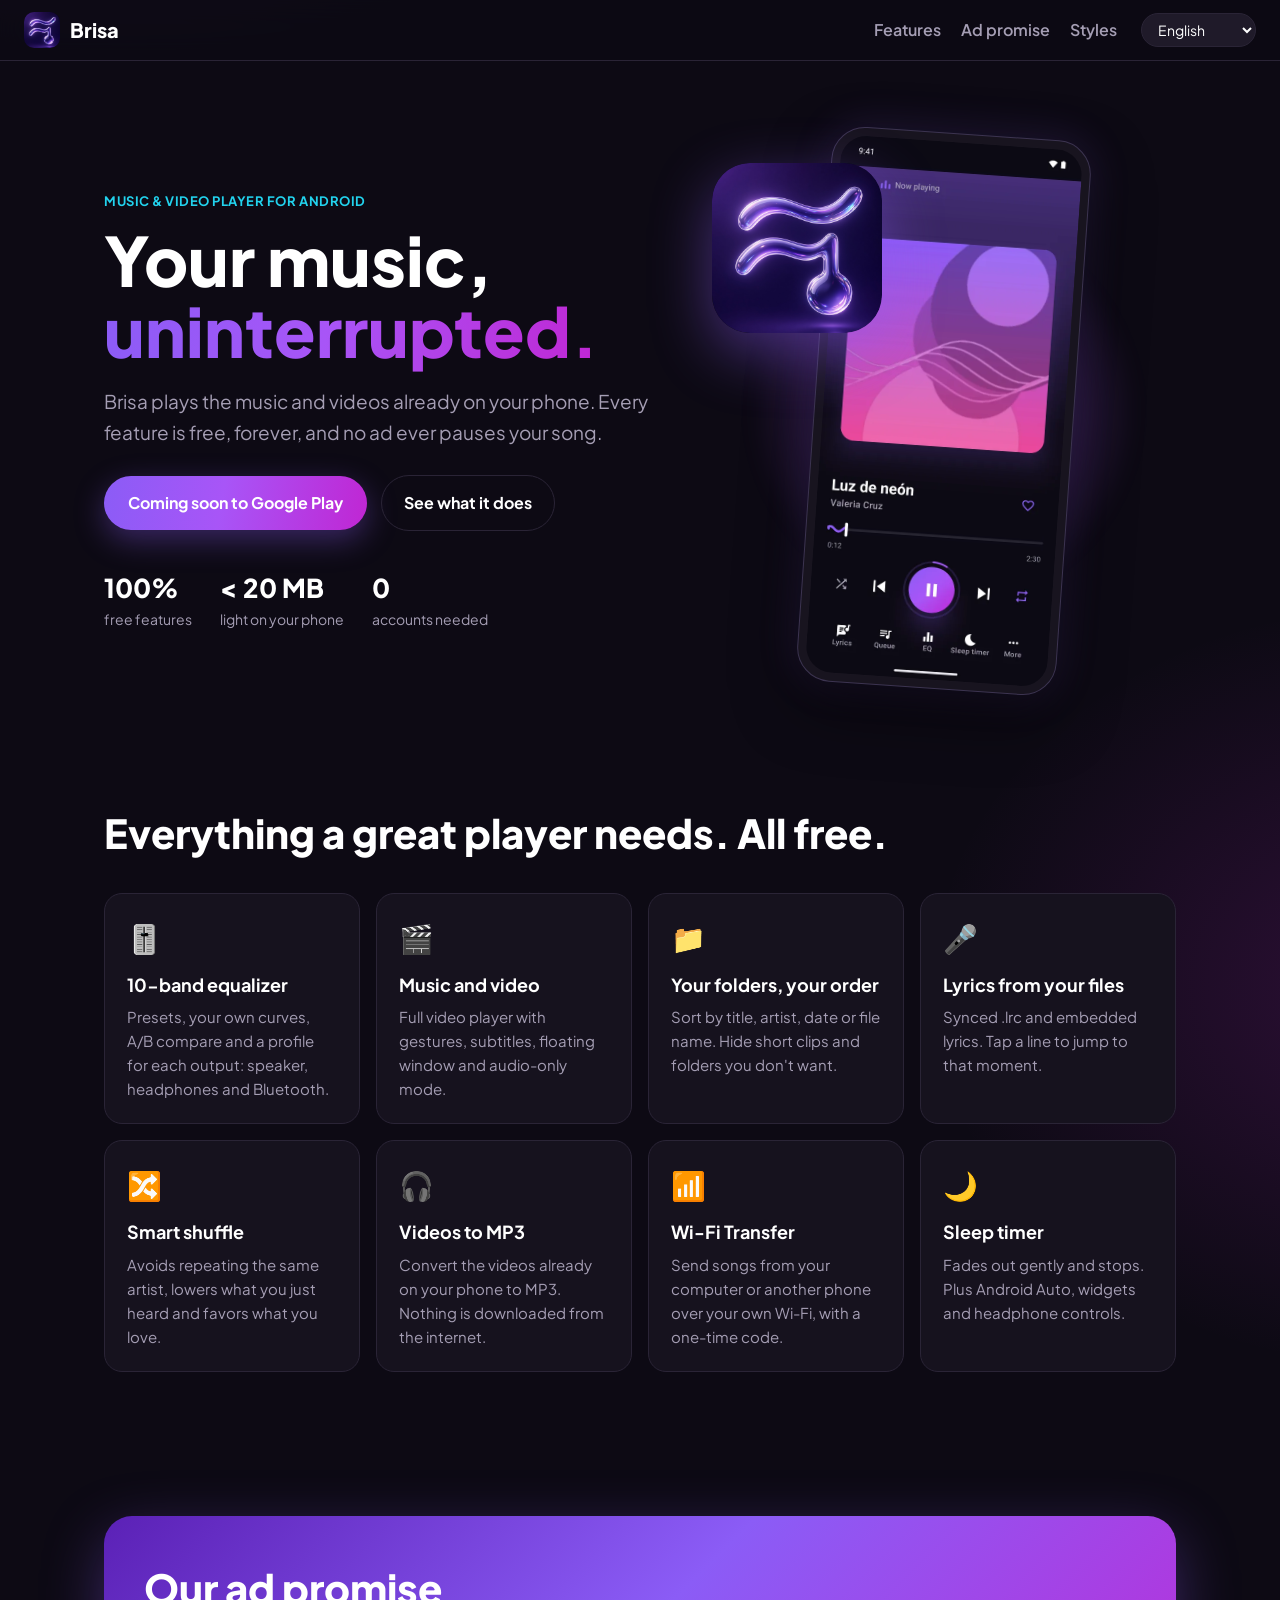
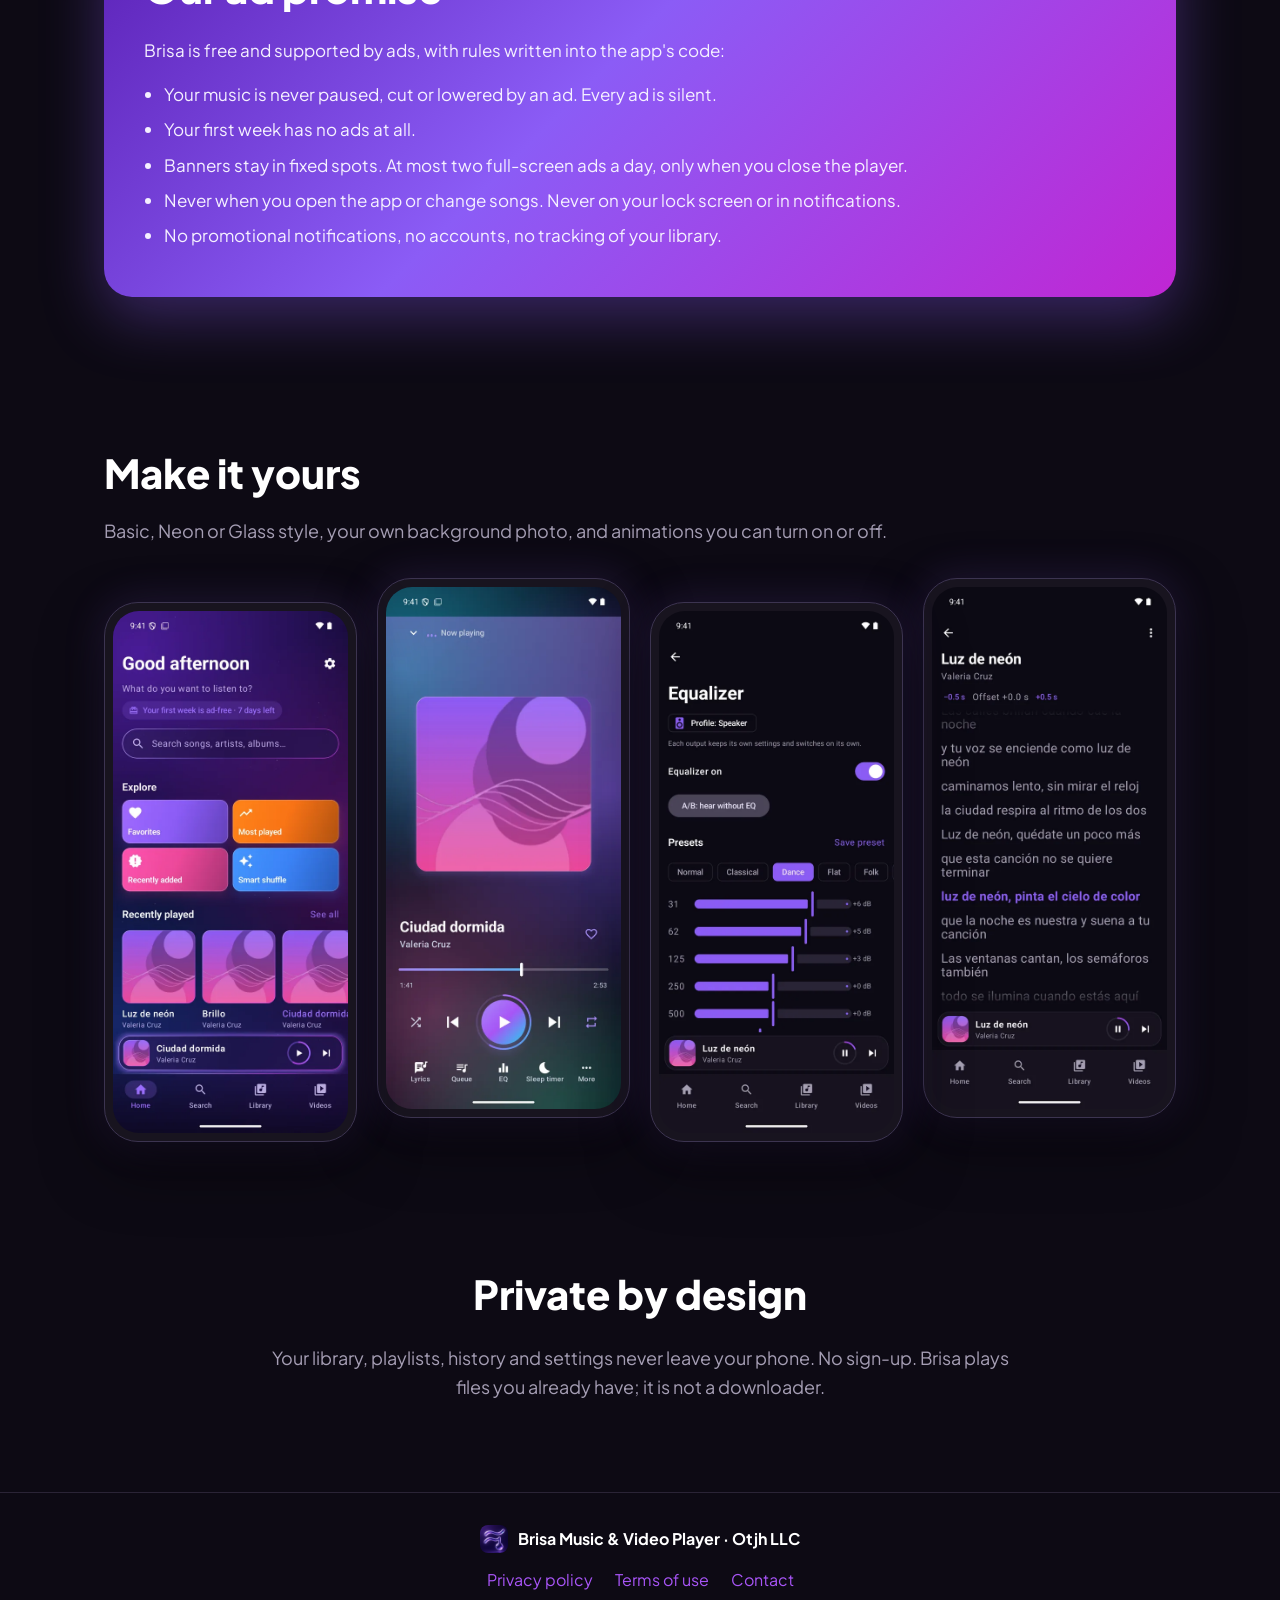
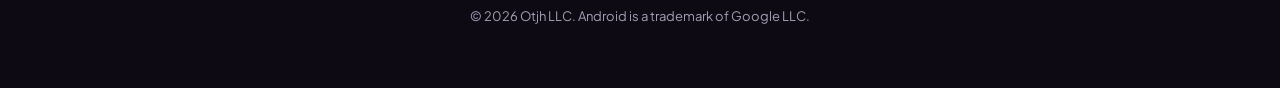
<file: index.html>
<!doctype html>
<html lang="en">
<head>
<meta charset="utf-8">
<meta name="viewport" content="width=device-width, initial-scale=1">
<title>Brisa Music & Video Player</title>
<meta name="description" content="Brisa plays the music and videos already on your phone. Every feature free, forever. Your music is never interrupted by an ad.">
<meta property="og:title" content="Brisa Music & Video Player">
<meta property="og:description" content="Your music, uninterrupted. Every feature free, forever.">
<meta property="og:image" content="https://www.brisaplayer.com/img/logo.png">
<link rel="icon" href="/img/favicon.png">
<link rel="preconnect" href="https://fonts.googleapis.com">
<link rel="preconnect" href="https://fonts.gstatic.com" crossorigin>
<link href="https://fonts.googleapis.com/css2?family=Plus+Jakarta+Sans:wght@400;600;700;800&display=swap" rel="stylesheet">
<link rel="stylesheet" href="/site.css">
</head>
<body>
<header class="top">
  <a class="brand" href="/"><img src="/img/logo.png" alt="" width="36" height="36"><span>Brisa</span></a>
  <nav class="links">
    <a href="#features" data-i="nav_features">Features</a>
    <a href="#promise" data-i="nav_promise">Ad promise</a>
    <a href="#styles" data-i="nav_styles">Styles</a>
  </nav>
  <select id="lang" aria-label="Language">
    <option value="en">English</option><option value="es">Español</option><option value="pt">Português</option>
  </select>
</header>

<main>
<section class="hero">
  <div class="hero-text">
    <p class="eyebrow" data-i="eyebrow">Music & Video Player for Android</p>
    <h1><span data-i="h1a">Your music,</span> <span class="grad" data-i="h1b">uninterrupted.</span></h1>
    <p class="lead" data-i="lead">Brisa plays the music and videos already on your phone. Every feature is free, forever, and no ad ever pauses your song.</p>
    <div class="cta">
      <span class="pill-cta" data-i="soon">Coming soon to Google Play</span>
      <a class="ghost" href="#features" data-i="see">See what it does</a>
    </div>
    <ul class="facts">
      <li><b>100%</b> <span data-i="f1">free features</span></li>
      <li><b>&lt; 20 MB</b> <span data-i="f2">light on your phone</span></li>
      <li><b>0</b> <span data-i="f3">accounts needed</span></li>
    </ul>
  </div>
  <div class="hero-art">
    <div class="glow"></div>
    <img class="logo-big" src="/img/logo.png" alt="Brisa">
    <div class="phone p1"><img data-shot="1np" alt=""></div>
  </div>
</section>

<section id="features" class="block">
  <h2 data-i="feat_t">Everything a great player needs. All free.</h2>
  <div class="grid">
    <article><div class="ic">🎚️</div><h3 data-i="c1t">10-band equalizer</h3><p data-i="c1">Presets, your own curves, A/B compare and a profile for each output: speaker, headphones and Bluetooth.</p></article>
    <article><div class="ic">🎬</div><h3 data-i="c2t">Music and video</h3><p data-i="c2">Full video player with gestures, subtitles, floating window and audio-only mode.</p></article>
    <article><div class="ic">📁</div><h3 data-i="c3t">Your folders, your order</h3><p data-i="c3">Sort by title, artist, date or file name. Hide short clips and folders you don't want.</p></article>
    <article><div class="ic">🎤</div><h3 data-i="c4t">Lyrics from your files</h3><p data-i="c4">Synced .lrc and embedded lyrics. Tap a line to jump to that moment.</p></article>
    <article><div class="ic">🔀</div><h3 data-i="c5t">Smart shuffle</h3><p data-i="c5">Avoids repeating the same artist, lowers what you just heard and favors what you love.</p></article>
    <article><div class="ic">🎧</div><h3 data-i="c6t">Videos to MP3</h3><p data-i="c6">Convert the videos already on your phone to MP3. Nothing is downloaded from the internet.</p></article>
    <article><div class="ic">📶</div><h3 data-i="c7t">Wi-Fi Transfer</h3><p data-i="c7">Send songs from your computer or another phone over your own Wi-Fi, with a one-time code.</p></article>
    <article><div class="ic">🌙</div><h3 data-i="c8t">Sleep timer</h3><p data-i="c8">Fades out gently and stops. Plus Android Auto, widgets and headphone controls.</p></article>
  </div>
</section>

<section id="promise" class="block promise">
  <div class="promise-card">
    <h2 data-i="pr_t">Our ad promise</h2>
    <p data-i="pr">Brisa is free and supported by ads, with rules written into the app's code:</p>
    <ul>
      <li data-i="pr1">Your music is never paused, cut or lowered by an ad. Every ad is silent.</li>
      <li data-i="pr2">Your first week has no ads at all.</li>
      <li data-i="pr3">Banners stay in fixed spots. At most two full-screen ads a day, only when you close the player.</li>
      <li data-i="pr4">Never when you open the app or change songs. Never on your lock screen or in notifications.</li>
      <li data-i="pr5">No promotional notifications, no accounts, no tracking of your library.</li>
    </ul>
  </div>
</section>

<section id="styles" class="block">
  <h2 data-i="st_t">Make it yours</h2>
  <p class="sub" data-i="st">Basic, Neon or Glass style, your own background photo, and animations you can turn on or off.</p>
  <div class="shots">
    <div class="phone"><img data-shot="s_neon_home" alt=""></div>
    <div class="phone"><img data-shot="s_glass_np" alt=""></div>
    <div class="phone"><img data-shot="4eq" alt=""></div>
    <div class="phone"><img data-shot="6lyrics" alt=""></div>
  </div>
</section>

<section class="block privacy-strip">
  <h2 data-i="pv_t">Private by design</h2>
  <p data-i="pv">Your library, playlists, history and settings never leave your phone. No sign-up. Brisa plays files you already have; it is not a downloader.</p>
</section>
</main>

<footer class="foot">
  <div class="foot-brand"><img src="/img/logo.png" alt="" width="28" height="28"> Brisa Music & Video Player · Otjh LLC</div>
  <nav>
    <a href="/privacy/" data-i="privacy">Privacy policy</a>
    <a href="/terms/" data-i="terms">Terms of use</a>
    <a href="mailto:otjhllc@gmail.com" data-i="contact">Contact</a>
  </nav>
  <p class="small">© 2026 Otjh LLC. Android is a trademark of Google LLC.</p>
</footer>

<script src="/site.js"></script>
</body>
</html>
</file>
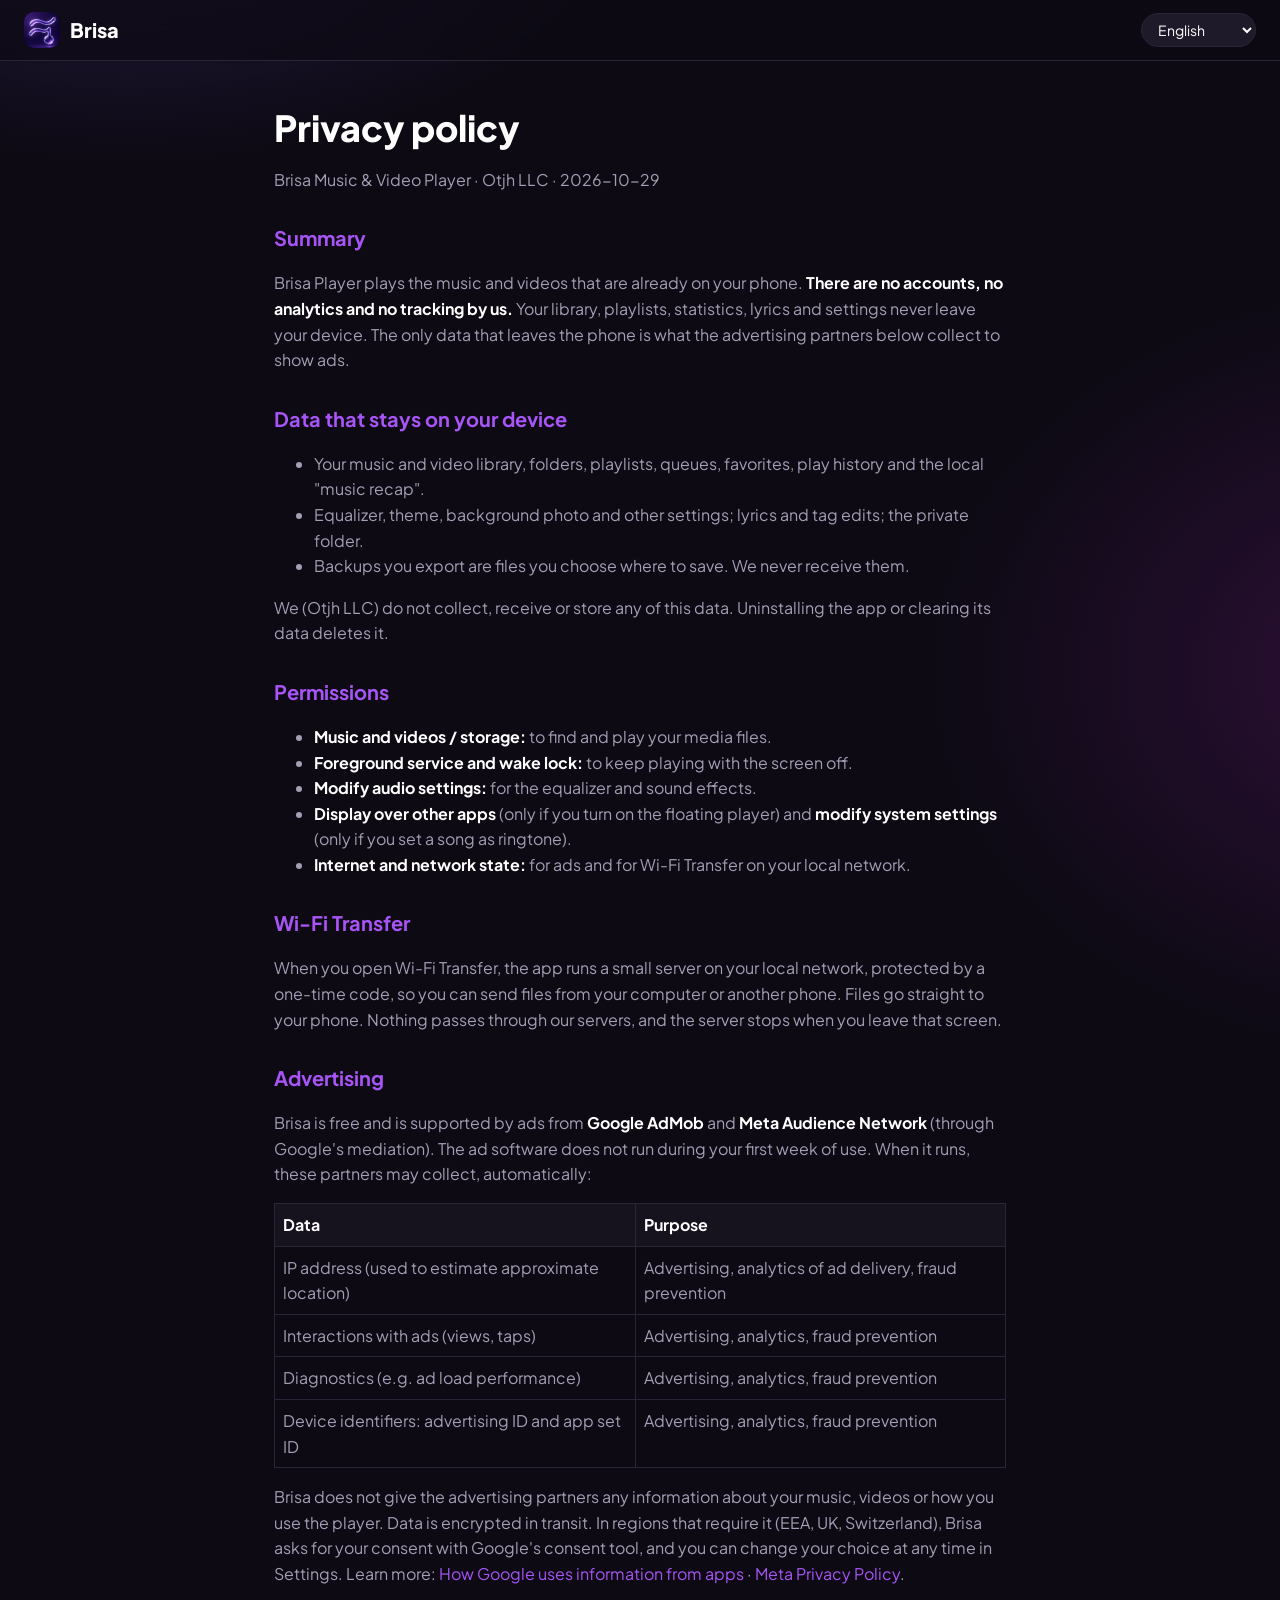
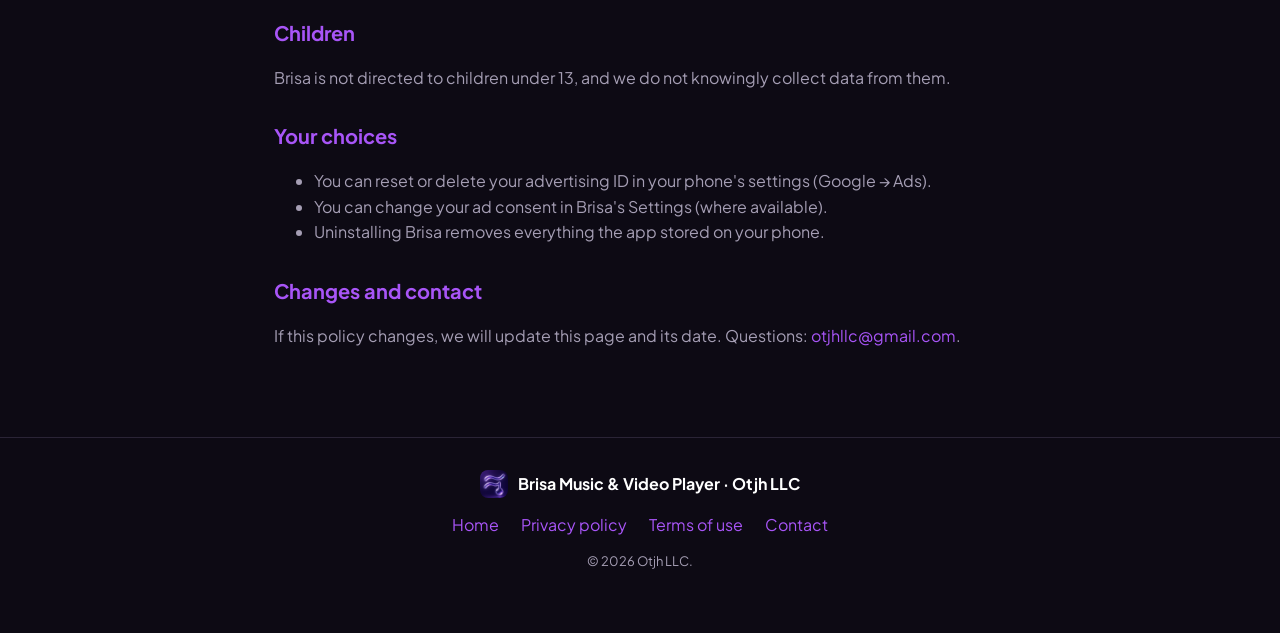
<file: privacy/index.html>
<!doctype html>
<html lang="en">
<head>
<meta charset="utf-8">
<meta name="viewport" content="width=device-width, initial-scale=1">
<title>Brisa — Privacy Policy</title>
<link rel="icon" href="/img/favicon.png">
<link rel="preconnect" href="https://fonts.googleapis.com">
<link rel="preconnect" href="https://fonts.gstatic.com" crossorigin>
<link href="https://fonts.googleapis.com/css2?family=Plus+Jakarta+Sans:wght@400;600;700;800&display=swap" rel="stylesheet">
<link rel="stylesheet" href="/site.css">
</head>
<body>
<header class="top">
  <a class="brand" href="/"><img src="/img/logo.png" alt="" width="36" height="36"><span>Brisa</span></a>
  <select id="lang" aria-label="Language" style="margin-left:auto">
    <option value="en">English</option><option value="es">Español</option><option value="pt">Português</option>
  </select>
</header>
<main class="legal">
<h1 data-i="privacy">Privacy policy</h1>
<p>Brisa Music &amp; Video Player · Otjh LLC · 2026-10-29</p>
<section data-lang="en">
<h2>Summary</h2>
<p>Brisa Player plays the music and videos that are already on your phone. <strong>There are no accounts, no analytics and no tracking by us.</strong> Your library, playlists, statistics, lyrics and settings never leave your device. The only data that leaves the phone is what the advertising partners below collect to show ads.</p>

<h2>Data that stays on your device</h2>
<ul>
<li>Your music and video library, folders, playlists, queues, favorites, play history and the local "music recap".</li>
<li>Equalizer, theme, background photo and other settings; lyrics and tag edits; the private folder.</li>
<li>Backups you export are files you choose where to save. We never receive them.</li>
</ul>
<p>We (Otjh LLC) do not collect, receive or store any of this data. Uninstalling the app or clearing its data deletes it.</p>

<h2>Permissions</h2>
<ul>
<li><strong>Music and videos / storage:</strong> to find and play your media files.</li>
<li><strong>Foreground service and wake lock:</strong> to keep playing with the screen off.</li>
<li><strong>Modify audio settings:</strong> for the equalizer and sound effects.</li>
<li><strong>Display over other apps</strong> (only if you turn on the floating player) and <strong>modify system settings</strong> (only if you set a song as ringtone).</li>
<li><strong>Internet and network state:</strong> for ads and for Wi-Fi Transfer on your local network.</li>
</ul>

<h2>Wi-Fi Transfer</h2>
<p>When you open Wi-Fi Transfer, the app runs a small server on your local network, protected by a one-time code, so you can send files from your computer or another phone. Files go straight to your phone. Nothing passes through our servers, and the server stops when you leave that screen.</p>

<h2>Advertising</h2>
<p>Brisa is free and is supported by ads from <strong>Google AdMob</strong> and <strong>Meta Audience Network</strong> (through Google's mediation). The ad software does not run during your first week of use. When it runs, these partners may collect, automatically:</p>
<table>
<tr><th>Data</th><th>Purpose</th></tr>
<tr><td>IP address (used to estimate approximate location)</td><td>Advertising, analytics of ad delivery, fraud prevention</td></tr>
<tr><td>Interactions with ads (views, taps)</td><td>Advertising, analytics, fraud prevention</td></tr>
<tr><td>Diagnostics (e.g. ad load performance)</td><td>Advertising, analytics, fraud prevention</td></tr>
<tr><td>Device identifiers: advertising ID and app set ID</td><td>Advertising, analytics, fraud prevention</td></tr>
</table>
<p>Brisa does not give the advertising partners any information about your music, videos or how you use the player. Data is encrypted in transit. In regions that require it (EEA, UK, Switzerland), Brisa asks for your consent with Google's consent tool, and you can change your choice at any time in Settings. Learn more: <a href="https://policies.google.com/technologies/partner-sites">How Google uses information from apps</a> · <a href="https://www.facebook.com/privacy/policy/">Meta Privacy Policy</a>.</p>

<h2>Children</h2>
<p>Brisa is not directed to children under 13, and we do not knowingly collect data from them.</p>

<h2>Your choices</h2>
<ul>
<li>You can reset or delete your advertising ID in your phone's settings (Google → Ads).</li>
<li>You can change your ad consent in Brisa's Settings (where available).</li>
<li>Uninstalling Brisa removes everything the app stored on your phone.</li>
</ul>

<h2>Changes and contact</h2>
<p>If this policy changes, we will update this page and its date. Questions: <a href="mailto:otjhllc@gmail.com">otjhllc@gmail.com</a>.</p>
</section>
<section data-lang="es">
<h2>Resumen</h2>
<p>Brisa Player reproduce la música y los videos que ya están en tu celular. <strong>No hay cuentas, ni analítica, ni rastreo de nuestra parte.</strong> Tu biblioteca, playlists, estadísticas, letras y ajustes nunca salen de tu dispositivo. Lo único que sale del teléfono es lo que recogen los socios de publicidad indicados abajo para mostrar anuncios.</p>

<h2>Datos que se quedan en tu dispositivo</h2>
<ul>
<li>Tu biblioteca de música y video, carpetas, playlists, colas, favoritas, historial y el "resumen musical" local.</li>
<li>Ecualizador, tema, foto de fondo y demás ajustes; letras y etiquetas editadas; la carpeta privada.</li>
<li>Las copias de seguridad que exportas son archivos que tú guardas donde quieras. Nunca las recibimos.</li>
</ul>
<p>Nosotros (Otjh LLC) no recogemos, recibimos ni guardamos ninguno de estos datos. Desinstalar la app o borrar sus datos los elimina.</p>

<h2>Permisos</h2>
<ul>
<li><strong>Música y videos / almacenamiento:</strong> para encontrar y reproducir tus archivos.</li>
<li><strong>Servicio en primer plano y bloqueo de suspensión:</strong> para seguir sonando con la pantalla apagada.</li>
<li><strong>Modificar ajustes de audio:</strong> para el ecualizador y los efectos.</li>
<li><strong>Mostrar sobre otras apps</strong> (solo si activas el reproductor flotante) y <strong>modificar ajustes del sistema</strong> (solo si pones una canción como tono).</li>
<li><strong>Internet y estado de la red:</strong> para los anuncios y para Wi-Fi Transfer en tu red local.</li>
</ul>

<h2>Wi-Fi Transfer</h2>
<p>Al abrir Wi-Fi Transfer, la app inicia un pequeño servidor en tu red local, protegido con un código de un solo uso, para que envíes archivos desde tu computadora u otro teléfono. Los archivos llegan directo a tu celular, sin pasar por nuestros servidores, y el servidor se apaga al salir de esa pantalla.</p>

<h2>Publicidad</h2>
<p>Brisa es gratis y se sostiene con anuncios de <strong>Google AdMob</strong> y <strong>Meta Audience Network</strong> (a través de la mediación de Google). El software de anuncios no se ejecuta durante tu primera semana de uso. Cuando se ejecuta, estos socios pueden recoger automáticamente:</p>
<table>
<tr><th>Dato</th><th>Finalidad</th></tr>
<tr><td>Dirección IP (para estimar la ubicación aproximada)</td><td>Publicidad, analítica de la entrega de anuncios, prevención de fraude</td></tr>
<tr><td>Interacciones con los anuncios (vistas, toques)</td><td>Publicidad, analítica, prevención de fraude</td></tr>
<tr><td>Diagnóstico (p. ej., rendimiento de carga de anuncios)</td><td>Publicidad, analítica, prevención de fraude</td></tr>
<tr><td>Identificadores del dispositivo: ID de publicidad e ID del conjunto de apps</td><td>Publicidad, analítica, prevención de fraude</td></tr>
</table>
<p>Brisa no da a los socios de publicidad ninguna información sobre tu música, tus videos ni cómo usas el reproductor. Los datos viajan cifrados. En las regiones que lo exigen (EEE, Reino Unido, Suiza), Brisa te pide consentimiento con la herramienta de Google y puedes cambiar tu elección en Ajustes. Más información: <a href="https://policies.google.com/technologies/partner-sites?hl=es">Cómo usa Google la información de las apps</a> · <a href="https://www.facebook.com/privacy/policy/">Política de privacidad de Meta</a>.</p>

<h2>Menores</h2>
<p>Brisa no está dirigida a menores de 13 años y no recogemos datos de ellos a sabiendas.</p>

<h2>Tus opciones</h2>
<ul>
<li>Puedes restablecer o borrar tu ID de publicidad en los ajustes del teléfono (Google → Anuncios).</li>
<li>Puedes cambiar tu consentimiento de anuncios en los Ajustes de Brisa (donde aplique).</li>
<li>Desinstalar Brisa elimina todo lo que la app guardó en tu teléfono.</li>
</ul>

<h2>Cambios y contacto</h2>
<p>Si esta política cambia, actualizaremos esta página y su fecha. Dudas: <a href="mailto:otjhllc@gmail.com">otjhllc@gmail.com</a>.</p>
</section>
<section data-lang="pt">
<h2>Resumo</h2>
<p>O Brisa Player toca as músicas e os vídeos que já estão no seu celular. <strong>Não há contas, análises nem rastreamento da nossa parte.</strong> Sua biblioteca, playlists, estatísticas, letras e configurações nunca saem do aparelho. Só sai do telefone o que os parceiros de publicidade abaixo coletam para exibir anúncios.</p>

<h2>Dados que ficam no seu aparelho</h2>
<ul>
<li>Sua biblioteca de músicas e vídeos, pastas, playlists, filas, favoritas, histórico e o "resumo musical" local.</li>
<li>Equalizador, tema, foto de fundo e demais configurações; letras e tags editadas; a pasta privada.</li>
<li>Os backups que você exporta são arquivos salvos onde você escolher. Nunca os recebemos.</li>
</ul>
<p>Nós (Otjh LLC) não coletamos, recebemos nem armazenamos nenhum desses dados. Desinstalar o app ou limpar os dados os apaga.</p>

<h2>Permissões</h2>
<ul>
<li><strong>Músicas e vídeos / armazenamento:</strong> para encontrar e tocar seus arquivos.</li>
<li><strong>Serviço em primeiro plano e wake lock:</strong> para continuar tocando com a tela desligada.</li>
<li><strong>Modificar configurações de áudio:</strong> para o equalizador e os efeitos.</li>
<li><strong>Sobrepor a outros apps</strong> (só se você ativar o player flutuante) e <strong>modificar configurações do sistema</strong> (só se você definir uma música como toque).</li>
<li><strong>Internet e estado da rede:</strong> para os anúncios e para o Wi-Fi Transfer na sua rede local.</li>
</ul>

<h2>Wi-Fi Transfer</h2>
<p>Ao abrir o Wi-Fi Transfer, o app inicia um pequeno servidor na sua rede local, protegido por um código de uso único, para você enviar arquivos do computador ou de outro telefone. Os arquivos vão direto para o seu celular, sem passar pelos nossos servidores, e o servidor desliga quando você sai dessa tela.</p>

<h2>Publicidade</h2>
<p>O Brisa é grátis e se mantém com anúncios do <strong>Google AdMob</strong> e da <strong>Meta Audience Network</strong> (pela mediação do Google). O software de anúncios não roda na sua primeira semana de uso. Quando roda, esses parceiros podem coletar automaticamente:</p>
<table>
<tr><th>Dado</th><th>Finalidade</th></tr>
<tr><td>Endereço IP (para estimar a localização aproximada)</td><td>Publicidade, análise da entrega de anúncios, prevenção de fraudes</td></tr>
<tr><td>Interações com anúncios (visualizações, toques)</td><td>Publicidade, análise, prevenção de fraudes</td></tr>
<tr><td>Diagnóstico (ex.: desempenho de carregamento de anúncios)</td><td>Publicidade, análise, prevenção de fraudes</td></tr>
<tr><td>Identificadores do aparelho: ID de publicidade e ID do conjunto de apps</td><td>Publicidade, análise, prevenção de fraudes</td></tr>
</table>
<p>O Brisa não passa aos parceiros de publicidade nenhuma informação sobre suas músicas, seus vídeos ou como você usa o player. Os dados trafegam criptografados. Nas regiões que exigem (EEE, Reino Unido, Suíça), o Brisa pede seu consentimento com a ferramenta do Google, e você pode mudar sua escolha nas Configurações. Saiba mais: <a href="https://policies.google.com/technologies/partner-sites?hl=pt-BR">Como o Google usa informações de apps</a> · <a href="https://www.facebook.com/privacy/policy/">Política de Privacidade da Meta</a>.</p>

<h2>Crianças</h2>
<p>O Brisa não é direcionado a menores de 13 anos e não coletamos dados deles intencionalmente.</p>

<h2>Suas escolhas</h2>
<ul>
<li>Você pode redefinir ou excluir seu ID de publicidade nas configurações do telefone (Google → Anúncios).</li>
<li>Você pode mudar seu consentimento de anúncios nas Configurações do Brisa (onde aplicável).</li>
<li>Desinstalar o Brisa apaga tudo o que o app salvou no seu telefone.</li>
</ul>

<h2>Mudanças e contato</h2>
<p>Se esta política mudar, atualizaremos esta página e a data. Dúvidas: <a href="mailto:otjhllc@gmail.com">otjhllc@gmail.com</a>.</p>
</section>
</main>
<footer class="foot">
  <div class="foot-brand"><img src="/img/logo.png" alt="" width="28" height="28"> Brisa Music &amp; Video Player · Otjh LLC</div>
  <nav>
    <a href="/" data-i="home">Home</a>
    <a href="/privacy/" data-i="privacy">Privacy policy</a>
    <a href="/terms/" data-i="terms">Terms of use</a>
    <a href="mailto:otjhllc@gmail.com" data-i="contact">Contact</a>
  </nav>
  <p class="small">© 2026 Otjh LLC.</p>
</footer>
<script src="/site.js"></script>
</body>
</html>
</file>
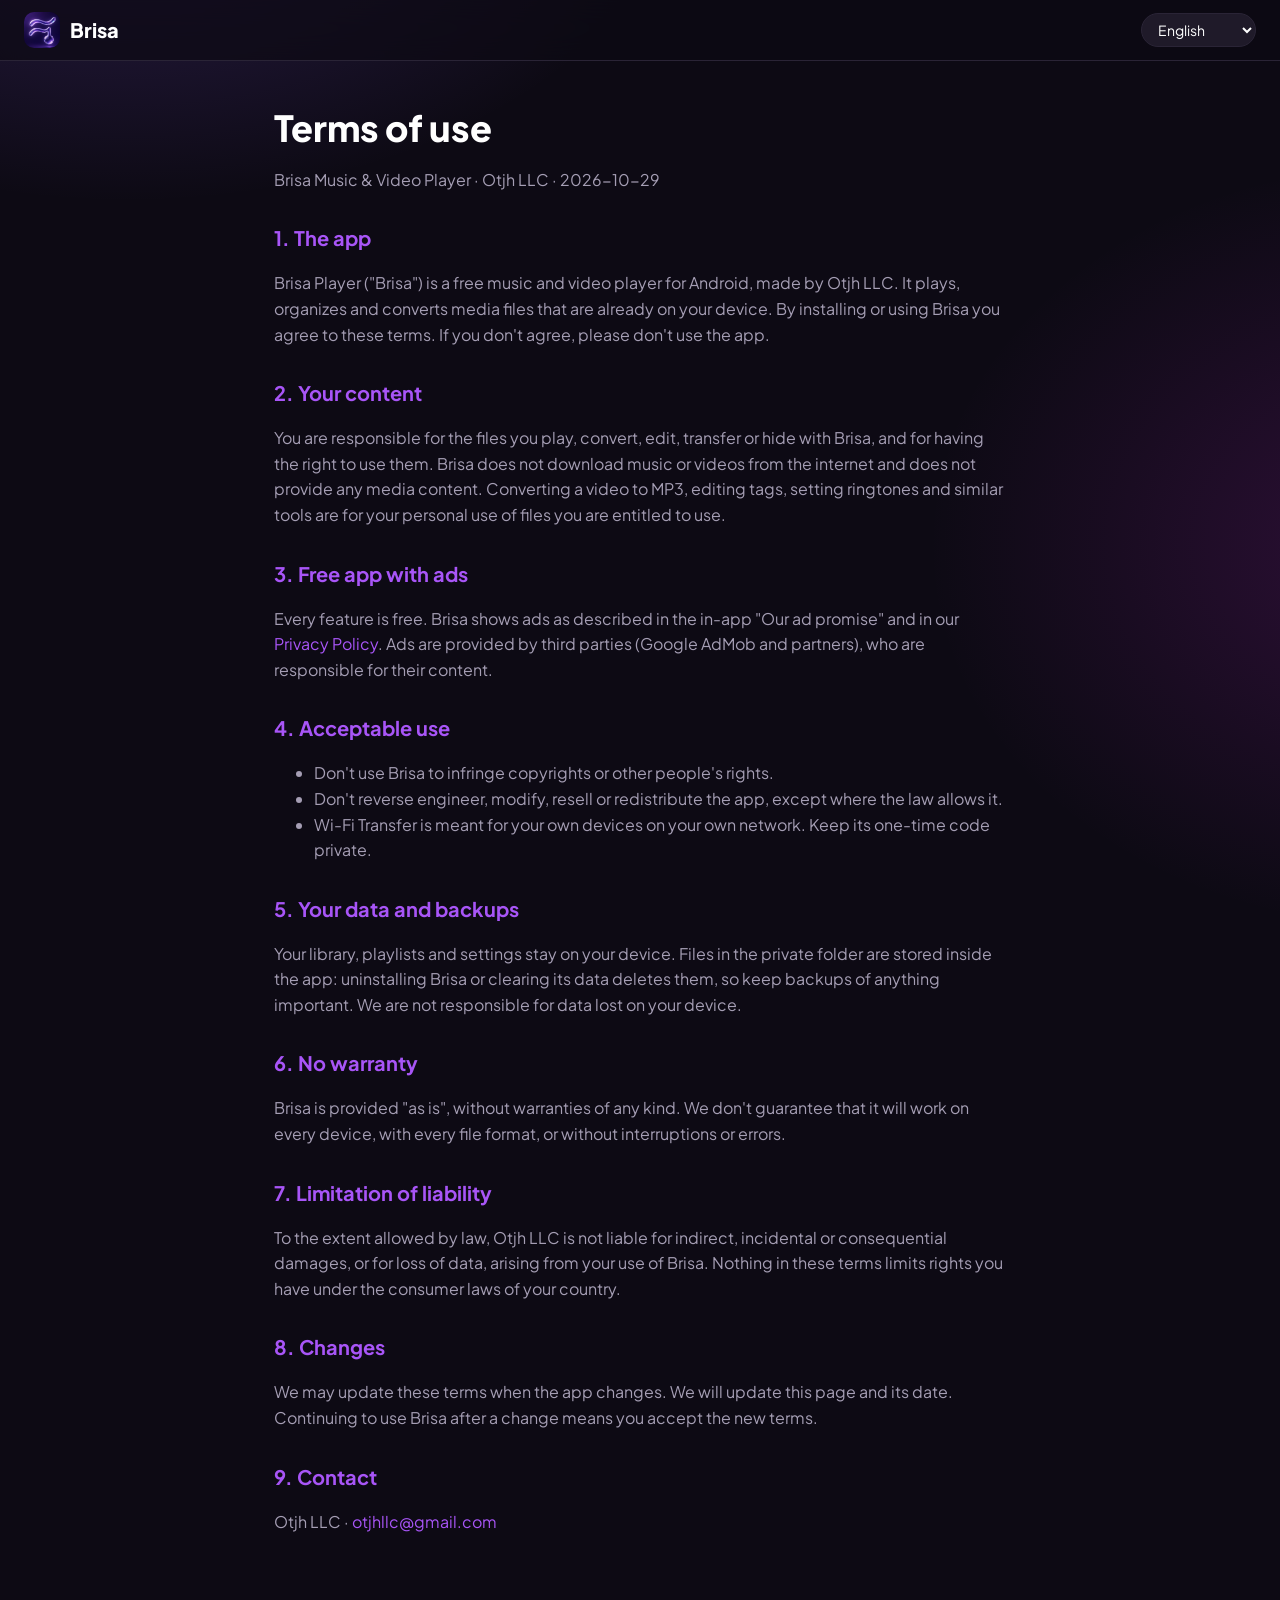
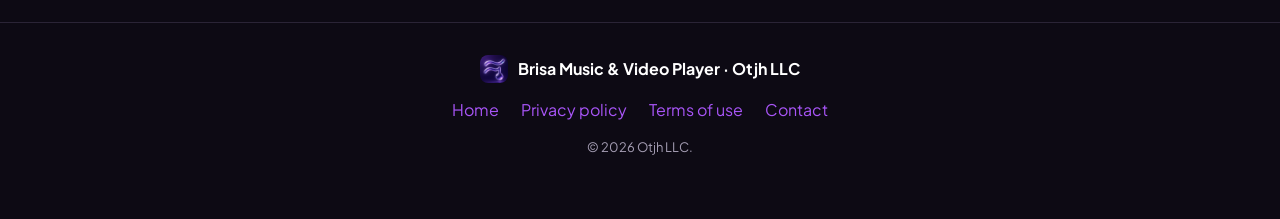
<file: terms/index.html>
<!doctype html>
<html lang="en">
<head>
<meta charset="utf-8">
<meta name="viewport" content="width=device-width, initial-scale=1">
<title>Brisa — Terms of Use</title>
<link rel="icon" href="/img/favicon.png">
<link rel="preconnect" href="https://fonts.googleapis.com">
<link rel="preconnect" href="https://fonts.gstatic.com" crossorigin>
<link href="https://fonts.googleapis.com/css2?family=Plus+Jakarta+Sans:wght@400;600;700;800&display=swap" rel="stylesheet">
<link rel="stylesheet" href="/site.css">
</head>
<body>
<header class="top">
  <a class="brand" href="/"><img src="/img/logo.png" alt="" width="36" height="36"><span>Brisa</span></a>
  <select id="lang" aria-label="Language" style="margin-left:auto">
    <option value="en">English</option><option value="es">Español</option><option value="pt">Português</option>
  </select>
</header>
<main class="legal">
<h1 data-i="terms">Terms of use</h1>
<p>Brisa Music &amp; Video Player · Otjh LLC · 2026-10-29</p>
<section data-lang="en">
<h2>1. The app</h2>
<p>Brisa Player ("Brisa") is a free music and video player for Android, made by Otjh LLC. It plays, organizes and converts media files that are already on your device. By installing or using Brisa you agree to these terms. If you don't agree, please don't use the app.</p>
<h2>2. Your content</h2>
<p>You are responsible for the files you play, convert, edit, transfer or hide with Brisa, and for having the right to use them. Brisa does not download music or videos from the internet and does not provide any media content. Converting a video to MP3, editing tags, setting ringtones and similar tools are for your personal use of files you are entitled to use.</p>
<h2>3. Free app with ads</h2>
<p>Every feature is free. Brisa shows ads as described in the in-app "Our ad promise" and in our <a href="/privacy/">Privacy Policy</a>. Ads are provided by third parties (Google AdMob and partners), who are responsible for their content.</p>
<h2>4. Acceptable use</h2>
<ul>
<li>Don't use Brisa to infringe copyrights or other people's rights.</li>
<li>Don't reverse engineer, modify, resell or redistribute the app, except where the law allows it.</li>
<li>Wi-Fi Transfer is meant for your own devices on your own network. Keep its one-time code private.</li>
</ul>
<h2>5. Your data and backups</h2>
<p>Your library, playlists and settings stay on your device. Files in the private folder are stored inside the app: uninstalling Brisa or clearing its data deletes them, so keep backups of anything important. We are not responsible for data lost on your device.</p>
<h2>6. No warranty</h2>
<p>Brisa is provided "as is", without warranties of any kind. We don't guarantee that it will work on every device, with every file format, or without interruptions or errors.</p>
<h2>7. Limitation of liability</h2>
<p>To the extent allowed by law, Otjh LLC is not liable for indirect, incidental or consequential damages, or for loss of data, arising from your use of Brisa. Nothing in these terms limits rights you have under the consumer laws of your country.</p>
<h2>8. Changes</h2>
<p>We may update these terms when the app changes. We will update this page and its date. Continuing to use Brisa after a change means you accept the new terms.</p>
<h2>9. Contact</h2>
<p>Otjh LLC · <a href="mailto:otjhllc@gmail.com">otjhllc@gmail.com</a></p>
</section>
<section data-lang="es">
<h2>1. La app</h2>
<p>Brisa Player ("Brisa") es un reproductor gratuito de música y video para Android, creado por Otjh LLC. Reproduce, organiza y convierte archivos que ya están en tu dispositivo. Al instalar o usar Brisa aceptas estos términos. Si no estás de acuerdo, no uses la app.</p>
<h2>2. Tu contenido</h2>
<p>Eres responsable de los archivos que reproduces, conviertes, editas, transfieres u ocultas con Brisa, y de tener derecho a usarlos. Brisa no descarga música ni videos de internet y no ofrece contenido multimedia. Convertir un video a MP3, editar etiquetas, poner tonos y herramientas similares son para tu uso personal de archivos que tienes derecho a usar.</p>
<h2>3. App gratuita con anuncios</h2>
<p>Todas las funciones son gratis. Brisa muestra anuncios como se describe en "Nuestra promesa de anuncios" dentro de la app y en nuestra <a href="/privacy/">Política de privacidad</a>. Los anuncios los proveen terceros (Google AdMob y sus socios), que son responsables de su contenido.</p>
<h2>4. Uso aceptable</h2>
<ul>
<li>No uses Brisa para infringir derechos de autor ni derechos de otras personas.</li>
<li>No apliques ingeniería inversa, ni modifiques, revendas o redistribuyas la app, salvo donde la ley lo permita.</li>
<li>Wi-Fi Transfer es para tus propios dispositivos en tu propia red. No compartas su código de un solo uso.</li>
</ul>
<h2>5. Tus datos y copias de seguridad</h2>
<p>Tu biblioteca, playlists y ajustes se quedan en tu dispositivo. Los archivos de la carpeta privada se guardan dentro de la app: desinstalar Brisa o borrar sus datos los elimina, así que guarda copias de lo importante. No nos hacemos responsables de datos perdidos en tu dispositivo.</p>
<h2>6. Sin garantía</h2>
<p>Brisa se ofrece "tal cual", sin garantías de ningún tipo. No garantizamos que funcione en todos los dispositivos, con todos los formatos, ni sin interrupciones o errores.</p>
<h2>7. Limitación de responsabilidad</h2>
<p>En la medida que permita la ley, Otjh LLC no responde por daños indirectos, incidentales o consecuentes, ni por pérdida de datos, derivados del uso de Brisa. Nada de estos términos limita los derechos que te da la ley de protección al consumidor de tu país.</p>
<h2>8. Cambios</h2>
<p>Podemos actualizar estos términos cuando cambie la app. Actualizaremos esta página y su fecha. Seguir usando Brisa después de un cambio significa que aceptas los nuevos términos.</p>
<h2>9. Contacto</h2>
<p>Otjh LLC · <a href="mailto:otjhllc@gmail.com">otjhllc@gmail.com</a></p>
</section>
<section data-lang="pt">
<h2>1. O app</h2>
<p>O Brisa Player ("Brisa") é um player gratuito de músicas e vídeos para Android, criado pela Otjh LLC. Ele toca, organiza e converte arquivos que já estão no seu aparelho. Ao instalar ou usar o Brisa, você aceita estes termos. Se não concordar, não use o app.</p>
<h2>2. Seu conteúdo</h2>
<p>Você é responsável pelos arquivos que toca, converte, edita, transfere ou oculta com o Brisa, e por ter o direito de usá-los. O Brisa não baixa músicas nem vídeos da internet e não oferece conteúdo de mídia. Converter vídeo em MP3, editar tags, definir toques e ferramentas parecidas são para o seu uso pessoal de arquivos que você tem direito de usar.</p>
<h2>3. App gratuito com anúncios</h2>
<p>Todos os recursos são grátis. O Brisa exibe anúncios como descrito em "Nossa promessa sobre anúncios" no app e na nossa <a href="/privacy/">Política de privacidade</a>. Os anúncios são fornecidos por terceiros (Google AdMob e parceiros), responsáveis pelo seu conteúdo.</p>
<h2>4. Uso aceitável</h2>
<ul>
<li>Não use o Brisa para violar direitos autorais ou direitos de outras pessoas.</li>
<li>Não faça engenharia reversa, nem modifique, revenda ou redistribua o app, exceto onde a lei permitir.</li>
<li>O Wi-Fi Transfer é para os seus próprios aparelhos na sua própria rede. Não compartilhe o código de uso único.</li>
</ul>
<h2>5. Seus dados e backups</h2>
<p>Sua biblioteca, playlists e configurações ficam no seu aparelho. Os arquivos da pasta privada ficam dentro do app: desinstalar o Brisa ou limpar os dados os apaga, então guarde cópias do que for importante. Não nos responsabilizamos por dados perdidos no seu aparelho.</p>
<h2>6. Sem garantia</h2>
<p>O Brisa é oferecido "como está", sem garantias de qualquer tipo. Não garantimos que funcione em todos os aparelhos, com todos os formatos, nem sem interrupções ou erros.</p>
<h2>7. Limitação de responsabilidade</h2>
<p>Na medida permitida por lei, a Otjh LLC não responde por danos indiretos, incidentais ou consequenciais, nem por perda de dados, decorrentes do uso do Brisa. Nada nestes termos limita os direitos que a lei de defesa do consumidor do seu país garante.</p>
<h2>8. Mudanças</h2>
<p>Podemos atualizar estes termos quando o app mudar. Atualizaremos esta página e a data. Continuar usando o Brisa depois de uma mudança significa que você aceita os novos termos.</p>
<h2>9. Contato</h2>
<p>Otjh LLC · <a href="mailto:otjhllc@gmail.com">otjhllc@gmail.com</a></p>
</section>
</main>
<footer class="foot">
  <div class="foot-brand"><img src="/img/logo.png" alt="" width="28" height="28"> Brisa Music &amp; Video Player · Otjh LLC</div>
  <nav>
    <a href="/" data-i="home">Home</a>
    <a href="/privacy/" data-i="privacy">Privacy policy</a>
    <a href="/terms/" data-i="terms">Terms of use</a>
    <a href="mailto:otjhllc@gmail.com" data-i="contact">Contact</a>
  </nav>
  <p class="small">© 2026 Otjh LLC.</p>
</footer>
<script src="/site.js"></script>
</body>
</html>
</file>
<file: site.css>
:root {
  --bg: #0D0A14; --surface: #16121E; --card: #1F1A29; --border: #2A2436;
  --accent: #8B5CF6; --accent2: #A855F7; --accent3: #C026D3; --cyan: #22D3EE;
  --text: #FFFFFF; --muted: #A59EB4;
  --grad: linear-gradient(100deg, #8B5CF6, #A855F7 45%, #C026D3);
}
* { box-sizing: border-box; }
html { scroll-behavior: smooth; }
body {
  margin: 0; background: var(--bg); color: var(--text);
  font: 16px/1.6 "Plus Jakarta Sans", system-ui, -apple-system, "Segoe UI", Roboto, sans-serif;
  background-image: radial-gradient(60rem 40rem at 10% -10%, rgba(139,92,246,.28), transparent 60%),
                    radial-gradient(50rem 40rem at 110% 30%, rgba(192,38,211,.18), transparent 60%);
  background-repeat: no-repeat;
  overflow-x: hidden;
}
a { color: var(--accent2); text-decoration: none; }
a:hover { text-decoration: underline; }

.top {
  position: sticky; top: 0; z-index: 10; display: flex; align-items: center; gap: 24px;
  padding: 12px 24px; background: rgba(13,10,20,.72); backdrop-filter: blur(14px);
  border-bottom: 1px solid var(--border);
}
.brand { display: flex; align-items: center; gap: 10px; color: var(--text); font-weight: 800; font-size: 20px; }
.brand img { border-radius: 10px; }
.brand:hover { text-decoration: none; }
.links { display: flex; gap: 20px; margin-left: auto; }
.links a { color: var(--muted); font-weight: 600; }
.links a:hover { color: var(--text); text-decoration: none; }
#lang {
  background: var(--card); color: var(--text); border: 1px solid var(--border); border-radius: 999px;
  padding: 6px 12px; font: inherit; font-size: 14px;
}

main { max-width: 1120px; margin: 0 auto; padding: 0 24px; }

.hero { display: grid; grid-template-columns: 1.1fr .9fr; gap: 40px; align-items: center; padding: 72px 0 40px; }
.eyebrow { color: var(--cyan); font-weight: 700; letter-spacing: .04em; text-transform: uppercase; font-size: 13px; margin: 0 0 12px; }
h1 { font-size: clamp(40px, 6vw, 68px); line-height: 1.05; margin: 0 0 20px; font-weight: 800; }
.grad { background: var(--grad); -webkit-background-clip: text; background-clip: text; color: transparent; }
.lead { color: var(--muted); font-size: 19px; max-width: 34rem; margin: 0 0 28px; }
.cta { display: flex; gap: 14px; flex-wrap: wrap; align-items: center; }
.pill-cta { background: var(--grad); color: #fff; font-weight: 700; padding: 14px 24px; border-radius: 999px; box-shadow: 0 10px 30px rgba(139,92,246,.35); }
.ghost { color: var(--text); font-weight: 700; padding: 14px 22px; border-radius: 999px; border: 1px solid var(--border); }
.ghost:hover { border-color: var(--accent); text-decoration: none; }
.facts { list-style: none; padding: 0; margin: 36px 0 0; display: flex; gap: 28px; flex-wrap: wrap; }
.facts li { color: var(--muted); font-size: 14px; }
.facts b { display: block; color: var(--text); font-size: 26px; font-weight: 800; }

.hero-art { position: relative; min-height: 520px; display: flex; justify-content: center; align-items: center; }
.glow { position: absolute; width: 420px; height: 420px; border-radius: 50%; background: radial-gradient(circle, rgba(168,85,247,.55), transparent 65%); filter: blur(10px); animation: breathe 6s ease-in-out infinite; }
.logo-big { position: absolute; left: 0; top: 30px; width: 170px; border-radius: 38px; box-shadow: 0 20px 60px rgba(139,92,246,.45); animation: float 7s ease-in-out infinite; z-index: 2; }
.phone { border-radius: 34px; padding: 8px; background: #18141F; border: 1px solid #3C3450; box-shadow: 0 24px 60px rgba(0,0,0,.5), 0 0 40px rgba(139,92,246,.18); }
.phone img { display: block; width: 100%; border-radius: 26px; }
.p1 { width: 260px; position: relative; transform: rotate(4deg); }

@keyframes float { 0%,100% { transform: translateY(0) rotate(-6deg); } 50% { transform: translateY(-14px) rotate(-3deg); } }
@keyframes breathe { 0%,100% { transform: scale(1); opacity: .9; } 50% { transform: scale(1.08); opacity: 1; } }

.block { padding: 72px 0; }
.block h2 { font-size: clamp(28px, 4vw, 40px); margin: 0 0 12px; font-weight: 800; }
.sub { color: var(--muted); font-size: 18px; margin: 0 0 32px; }
.grid { display: grid; grid-template-columns: repeat(4, 1fr); gap: 16px; margin-top: 28px; }
.grid article { background: var(--surface); border: 1px solid var(--border); border-radius: 18px; padding: 22px; transition: transform .2s, border-color .2s; }
.grid article:hover { transform: translateY(-4px); border-color: var(--accent); }
.grid h3 { margin: 10px 0 6px; font-size: 18px; }
.grid p { margin: 0; color: var(--muted); font-size: 15px; }
.ic { font-size: 28px; }

.promise-card { background: linear-gradient(135deg, #5B21B6, #8B5CF6 45%, #C026D3); border-radius: 28px; padding: 40px; box-shadow: 0 20px 60px rgba(139,92,246,.35); }
.promise-card p, .promise-card li { color: #F5F0FF; font-size: 17px; }
.promise-card ul { margin: 12px 0 0; padding-left: 20px; }
.promise-card li { margin: 8px 0; }

.shots { display: grid; grid-template-columns: repeat(4, 1fr); gap: 20px; }
.shots .phone:nth-child(odd) { transform: translateY(24px); }

.privacy-strip { text-align: center; max-width: 760px; margin: 0 auto; }
.privacy-strip p { color: var(--muted); font-size: 18px; }

.foot { border-top: 1px solid var(--border); padding: 32px 24px 48px; text-align: center; color: var(--muted); }
.foot-brand { display: flex; justify-content: center; align-items: center; gap: 10px; color: var(--text); font-weight: 700; }
.foot-brand img { border-radius: 8px; }
.foot nav { display: flex; justify-content: center; gap: 22px; margin: 14px 0; flex-wrap: wrap; }
.small { font-size: 13px; }

/* Legal pages */
.legal { max-width: 780px; margin: 0 auto; padding: 48px 24px 72px; }
.legal h1 { font-size: 36px; }
.legal h2 { color: var(--accent2); font-size: 20px; margin: 30px 0 8px; }
.legal p, .legal li { color: var(--muted); }
.legal strong { color: var(--text); }
.legal table { width: 100%; border-collapse: collapse; margin: 8px 0; }
.legal td, .legal th { border: 1px solid var(--border); padding: 8px; text-align: left; vertical-align: top; color: var(--muted); }
.legal th { color: var(--text); background: var(--surface); }
.legal [data-lang] { display: none; }
.legal [data-lang].on { display: block; }

@media (max-width: 900px) {
  .hero { grid-template-columns: 1fr; padding-top: 40px; }
  .hero-art { min-height: 460px; }
  .grid { grid-template-columns: repeat(2, 1fr); }
  .shots { grid-template-columns: repeat(2, 1fr); }
  .links { display: none; }
  #lang { margin-left: auto; }
}
@media (max-width: 520px) {
  main { padding: 0 16px; }
  .grid { grid-template-columns: 1fr; }
  .promise-card { padding: 26px; }
  .logo-big { width: 120px; border-radius: 28px; }
  .p1 { width: 220px; }
}
@media (prefers-reduced-motion: reduce) { .glow, .logo-big { animation: none; } }
</file>
